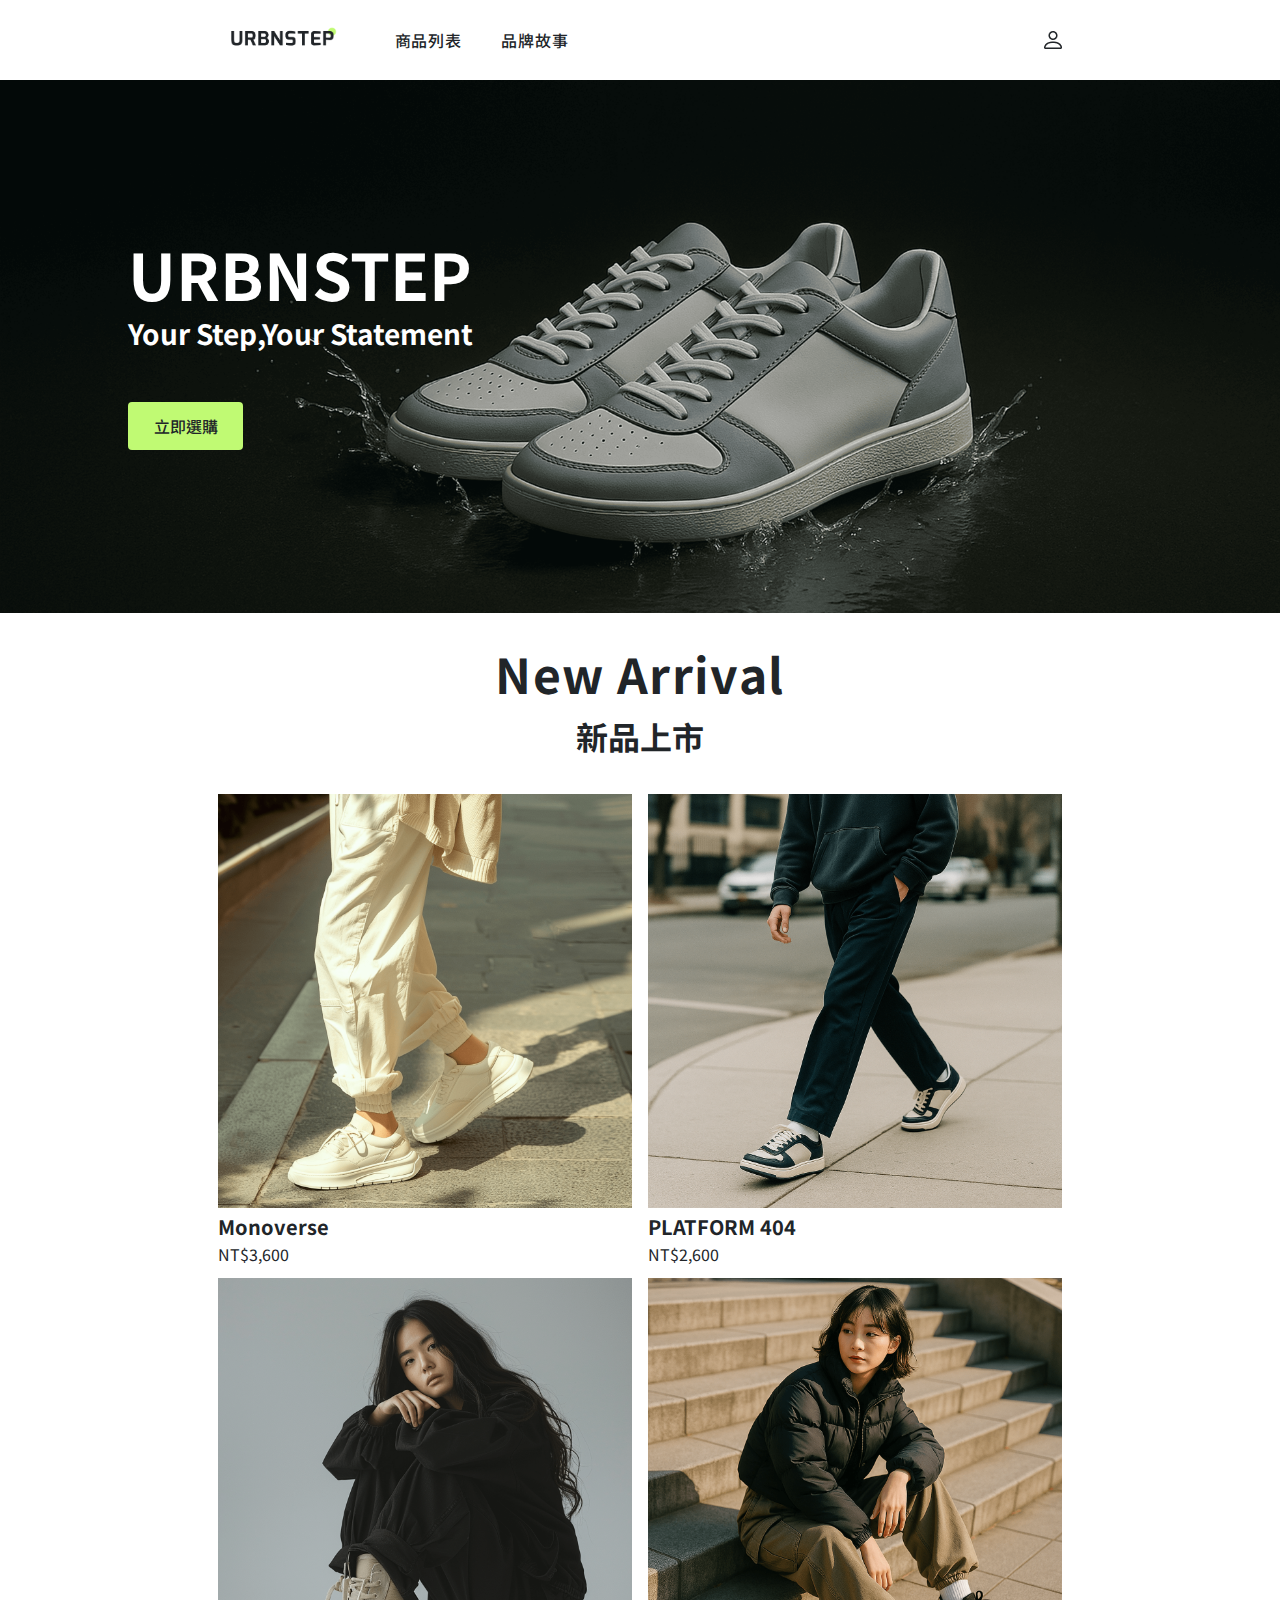
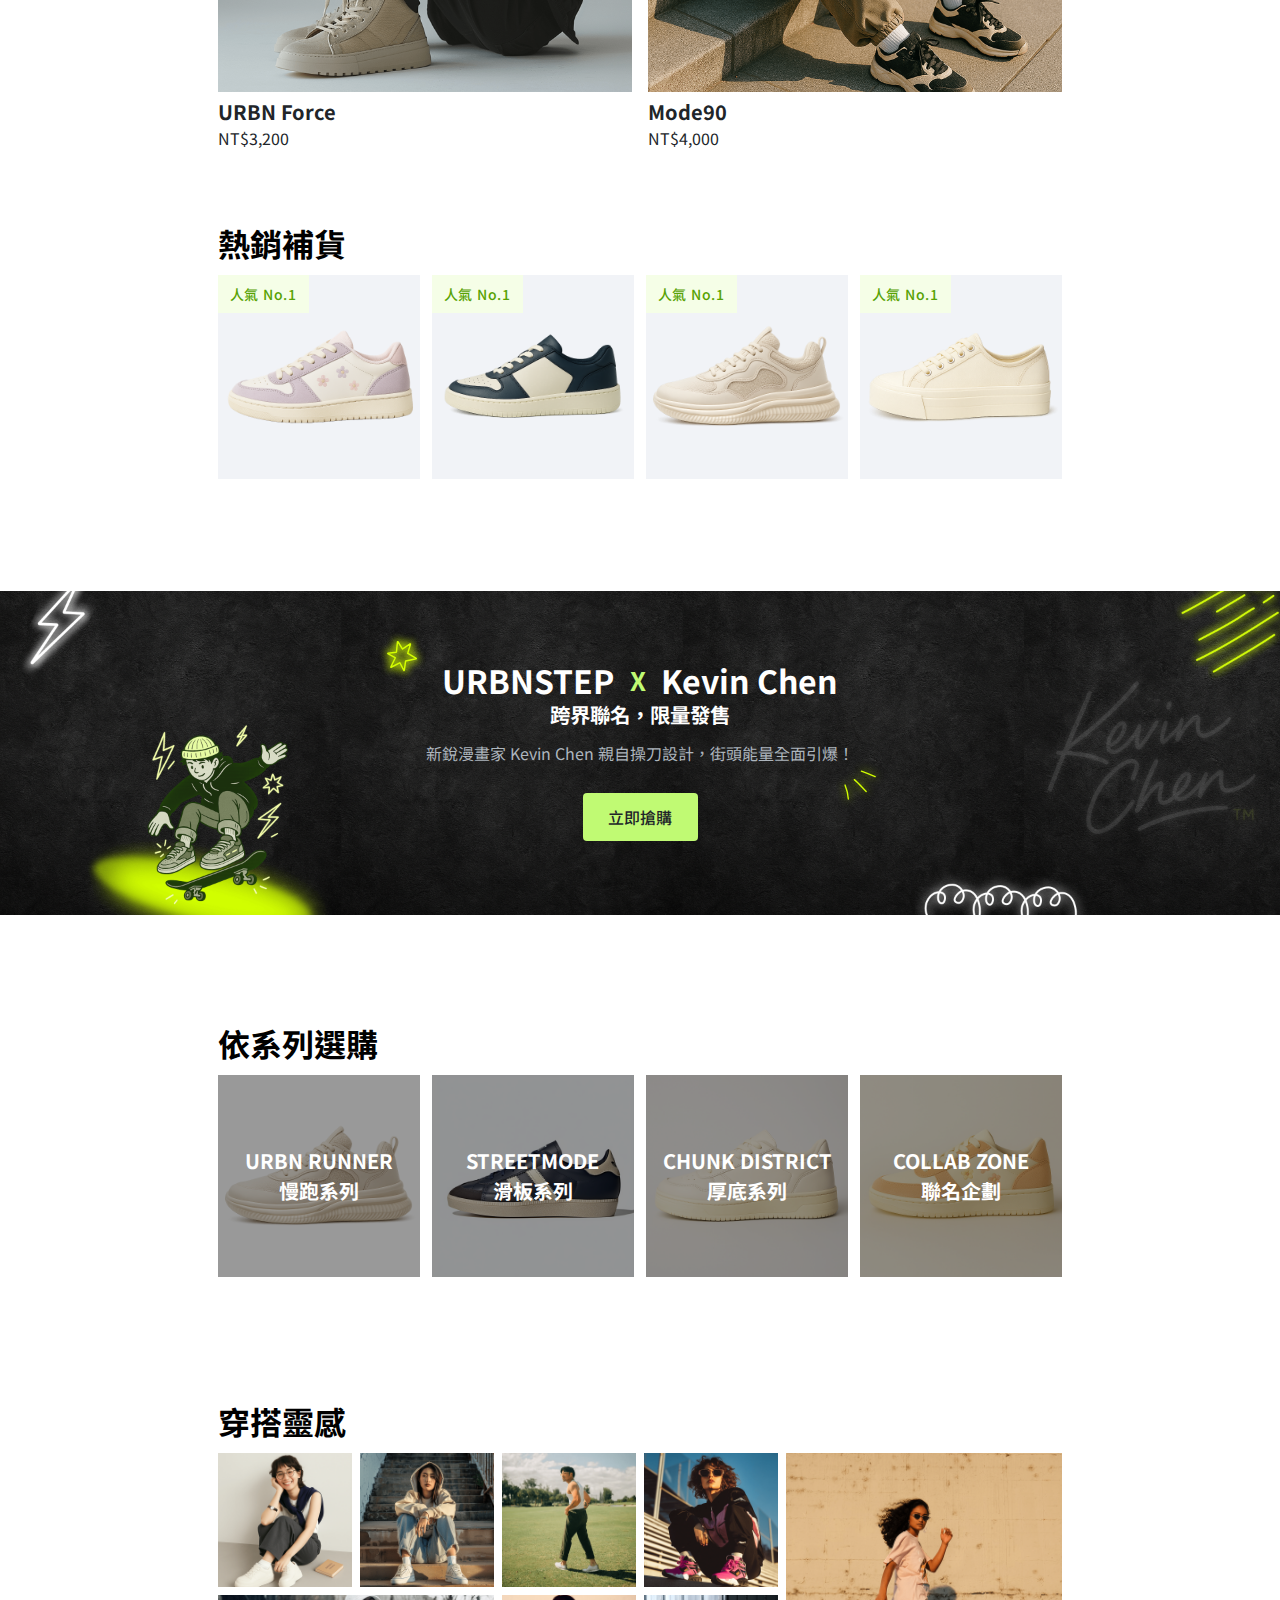
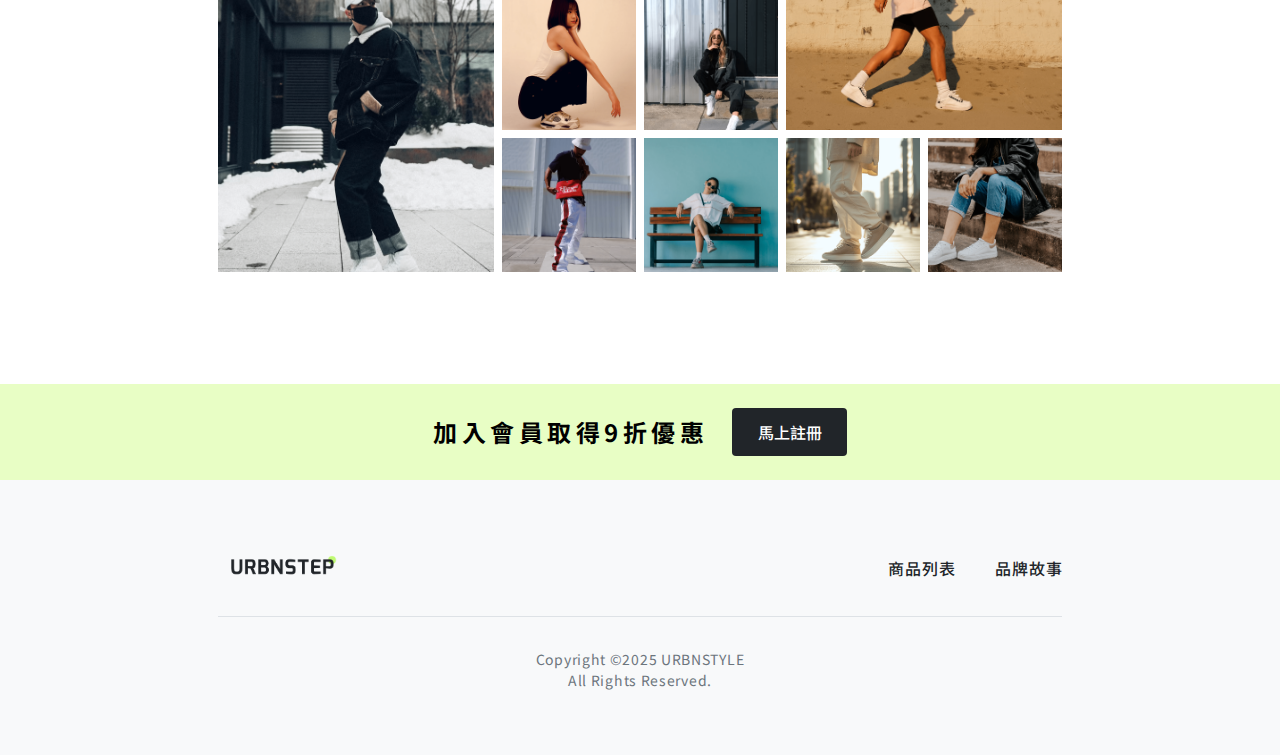
<file: index.html>
<!DOCTYPE html>
<html lang="en">
<head>
    <meta charset="UTF-8">
    <meta name="viewport" content="width=device-width, initial-scale=1.0">
    <title>首頁</title>
    <link rel="stylesheet" href="SCSS/main.css"> 
</head>
<body>
    <header class="Header">
        <div class="Navbar">
            <div class="Navbar_logo"><img src="Images/Logo.png">
            </div>
            <div class="Navbar_menu">
                <a href="#" target="_blank">商品列表</a>
                <a href="#" target="_blank">品牌故事</a>
            </div>
        </div>

        <div class="Header_login">
            <a href="login.html"><img src="./Images/icon-login.png" alt="註冊登入連結"></a>
        </div>
        
    </header>

    <div class="Navbar_mobile_menu">
        <a href="product-list.html" target="_blank" class="Navbar_mobile_menu_productList">商品列表</a>
        <a href="about.html" target="_blank" class="Navbar_mobile_menu_about">品牌故事</a>
    </div>

    <div class="HeroSection">
        <picture>
            <source media="(max-width:768px)" srcset="./Images\banner-sm.png">
            <img src="./Images/banner.png" alt="主視覺圖">
        </picture>
        
        <div class="HeroSection_content">
            <div class="HeroSection_title">URBNSTEP</div>
            <div class="HeroSection_slogan">Your Step,Your Statement</div>
            <button class="BtnPrimaryLargeDefaultTextOnly"><a href="product-list.html">立即選購</a></button>
        </div>
        
    </div>

    <div class="NewArrival">
        <div class="NewArrival_title">
            <h1>New Arrival</h1>
            <h2>新品上市</h2>
        </div>
        <div class="NewArrival_content">
            <button class="NewArrival_card">
                <img src="Images/new-1.png" alt="Monoverse">
                <div class="NewArrival_name">Monoverse</div>
                <div class="NewArrival_price">NT$3,600</div>
            </button>
            <button class="NewArrival_card">
                <img src="Images/new-2.png" alt="PLATFORM 404">
                <div class="NewArrival_name">PLATFORM 404</div>
                <div class="NewArrival_price">NT$2,600</div>
            </button>
            <button class="NewArrival_card">
                <img src="Images/new-3.png" alt="URBN Force">
                <div class="NewArrival_name">URBN Force</div>
                <div class="NewArrival_price">NT$3,200</div>
            </button>
            <button class="NewArrival_card">
                <img src="Images/new-4.png" alt="Mode90">
                <div class="NewArrival_name">Mode90</div>
                <div class="NewArrival_price">NT$4,000</div>
            </button>
        </div>
    </div>

    <div class="BestSales">
        <div class="BestSales_title">熱銷補貨</div>
        <div class="BestSales_content">
            <button class="BestSales_card">
                <img src="Images/Best-1.png">
                <div class="BestSales_card_lebal">人氣 No.1</div>
            </button>
            <button class="BestSales_card">
                <img src="Images/Best-2.png">
                <div class="BestSales_card_lebal">人氣 No.1</div>
            </button>
            <button class="BestSales_card">
                <img src="Images/Best-3.png">
                <div class="BestSales_card_lebal">人氣 No.1</div>
            </button>
            <button class="BestSales_card">
                <img src="Images/Best-4.png">
                <div class="BestSales_card_lebal">人氣 No.1</div>
            </button>
        </div>
    </div>

    <div class="Banner-Ad">
        <picture>
            <source media="(max-width:768px)" srcset="./Images\banner-co-branded-sm.png">
            <img src="Images/banner-co-branded.png">
        </picture>
        
        <div class="Banner-Ad_content">
            <picture>
                <img src="./Images/star.svg" class="Icon-Stars">
                <img src="./Images/sparkle.svg" class="Icon-Sparkle">
            </picture>
            <div class="Banner-Ad_title">
                <h2>URBNSTEP</h2>
                <p>X</p>
                <h2>Kevin Chen</h2>
            </div>
            <div class="Banner-Ad_subtitle">跨界聯名，限量發售</div>
            <div class="Banner-Ad_details">新銳漫畫家 Kevin Chen 親自操刀設計，街頭能量全面引爆！</div>
            <button class="BtnPrimaryLargeDefaultTextOnly"><a href="product-list.html">立即搶購</a>
            </button>
        </div>
        <ul class="indicators">
            <li></li>
            <li></li>
            <li></li>
            <li></li>
            <li></li> 
        </ul>
    </div>

    <div class="Series">
        <div class="Series_title">依系列選購</div>
        <div class="Series_content">
            <button class="Series_card">
                <div class="overlay"></div>
                <img src="./Images/Series-1.png" alt="URBN RUNNER慢跑系列">
                <div class="Series_name">
                    <h2>URBN RUNNER</h2>
                    <h3>慢跑系列</h3>
                </div>
            </button>
            <button class="Series_card">
                <div class="overlay"></div>
                <img src="./Images/Series-2.png" alt="STREETMODE滑板系列">
                <div class="Series_name">
                    <h2>STREETMODE</h2>
                    <h3>滑板系列</h3>
                </div>
            </button>
            <button class="Series_card">
                <div class="overlay"></div>
                <img src="./Images/Series-3.png" alt="CHUNK DISTRICT厚底系列">
                <div class="Series_name">
                    <h2>CHUNK DISTRICT</h2>
                    <h3>厚底系列</h3>
                </div>
            </button>
            <button class="Series_card">
                <div class="overlay"></div>
                <img src="./Images/Series-4.png" alt="COLLAB ZONE聯名企劃">
                <div class="Series_name">
                    <h2>COLLAB ZONE</h2>
                    <h3>聯名企劃</h3>
                </div>
            </button>
        </div>
    </div>

    <div class="Style">
        <div class="Style_title">穿搭靈感</div>
        <div class="Style_gallery">
            <img class="span-sm" src="./Images/inspiration-1.png" alt="">
            <img class="span-sm"src="./Images/inspiration-2.png" alt="">
            <img class="span-sm" src="./Images/inspiration-4.png" alt="">
            <img class="span-sm" src="./Images/inspiration-5.png" alt="">
            <img class="span-lg" src="./Images/inspiration-10.png" alt="">
            <img class="span-lg" src="./Images/inspiration-3.png" alt="">
            <img class="span-sm" src="./Images/inspiration-6.png" alt="">
            <img class="span-sm" src="./Images/inspiration-7.png" alt="">
            <img class="span-sm" src="./Images/inspiration-8.png" alt="">
            <img class="span-sm" src="./Images/inspiration-9.png" alt="">
            <img class="span-sm" src="./Images/inspiration-11.png" alt="">
            <img class="span-sm" src="./Images/inspiration-12.png" alt="">
        </div>
    </div>
    
    <div class="Banner-CTA">
        <div class="Banner-CTA_text">加入會員取得9折優惠</div>
        <button class="BtnNeutralLargeDefaultTextOnly"><a href="#" target="_blank">馬上註冊</a></button>
    </div>

    <div class="Footer">
        <div class="Footer_navbar">
            <div class="Footer_logo"><img src="./Images/Logo.png"></div>
            <div class="Footer_menu">
                <a href="product-list.html">商品列表</a>
                <a href="about.html">品牌故事</a></div>
            
        </div>
        <div class="Copyright">
            <p>Copyright ©2025 URBNSTYLE</p>
            <p>All Rights Reserved.</p>
        </div>
        
    </div>

</body>
</html>
</file>
<file: SCSS/main.css>
@charset "UTF-8";
@import url("https://fonts.googleapis.com/css2?family=Noto+Sans+TC:wght@100..900&display=swap");
/* http://meyerweb.com/eric/tools/css/reset/
v2.0 | 20110126
License: none (public domain)
*/
html, body, div, span, applet, object, iframe,
h1, h2, h3, h4, h5, h6, p, blockquote, pre,
a, abbr, acronym, address, big, cite, code,
del, dfn, em, img, ins, kbd, q, s, samp,
small, strike, strong, sub, sup, tt, var,
b, u, i, center,
dl, dt, dd, ol, ul, li,
fieldset, form, label, legend,
table, caption, tbody, tfoot, thead, tr, th, td,
article, aside, canvas, details, embed,
figure, figcaption, footer, header, hgroup,
menu, nav, output, ruby, section, summary,
time, mark, audio, video {
  margin: 0;
  padding: 0;
  border: 0;
  font-size: 100%;
  font: inherit;
  vertical-align: baseline;
}

/* HTML5 display-role reset for older browsers */
article, aside, details, figcaption, figure,
footer, header, hgroup, menu, nav, section {
  display: block;
}

body {
  line-height: 1;
}

ol, ul {
  list-style: none;
}

blockquote, q {
  quotes: none;
}

blockquote:before, blockquote:after,
q:before, q:after {
  content: "";
  content: none;
}

table {
  border-collapse: collapse;
  border-spacing: 0;
}

button {
  background: none;
  border: none;
  padding: 0;
  font: inherit;
  color: inherit;
  cursor: pointer;
}

.BtnPrimaryLargeDefaultTextOnly {
  width: 115px;
  height: 48px;
  background-color: #C0FA73;
  padding-top: 12px;
  padding-right: 24px;
  padding-bottom: 12px;
  padding-left: 24px;
  border-radius: 4px;
}
.BtnPrimaryLargeDefaultTextOnly a {
  text-decoration: none;
  color: #212529;
  font-weight: 500;
}
.BtnPrimaryLargeDefaultTextOnly:hover a {
  color: #477A11;
}

.BtnNeutralLargeDefaultTextOnly {
  width: 115px;
  height: 48px;
  background-color: #212529;
  padding-top: 12px;
  padding-right: 24px;
  padding-bottom: 12px;
  padding-left: 24px;
  border-radius: 4px;
}
.BtnNeutralLargeDefaultTextOnly a {
  text-decoration: none;
  color: #FFFFFF;
  font-weight: 500;
}
.BtnNeutralLargeDefaultTextOnly:hover {
  background-color: #495057;
}

@media (max-width: 768px) {
  .BtnNeutralLargeDefaultTextOnly {
    width: 99px;
    height: 40px;
    padding: 8px 16px;
  }
}
.Breadcrumb a {
  text-decoration: none;
  color: #6C757D;
  font-weight: 500;
  line-height: 1.5;
  letter-spacing: 0.8px;
}
.Breadcrumb a::before {
  content: "/";
  margin: 0 12px;
  color: #DEE2E6;
}
.Breadcrumb a:first-child::before {
  content: none;
}
.Breadcrumb a:hover, .Breadcrumb a:active {
  color: #212529;
}

.SideMenu {
  width: 17%;
  min-width: 172px;
  display: flex;
  flex-direction: column;
}
.SideMenu a {
  display: inline-flex;
  height: 48px;
  align-items: center;
  color: #212529;
  text-decoration: none;
  font-weight: 500;
  letter-spacing: 0.8px;
}
.SideMenu a:hover {
  color: #57A203;
}

@media (max-width: 768px) {
  .SideMenu {
    display: none;
  }
}
.ProcdutsContent {
  display: flex;
  flex-direction: column;
  width: 83%;
  max-width: 1076px;
}
.ProcdutsContent .PageBtns {
  width: 336px;
  height: 40px;
  display: flex;
  justify-content: center;
  margin-left: auto;
  margin-right: auto;
  margin-top: 48px;
}
.ProcdutsContent .PageBtns button {
  width: 20%;
  max-width: 40px;
  color: #212529;
  font-weight: 500;
}
.ProcdutsContent .PageBtns button:hover, .ProcdutsContent .PageBtns button:active {
  background-color: #C0FA73;
}
.ProcdutsContent .PageBtns .PageJumping {
  position: relative;
  display: inline-flex;
}
.ProcdutsContent .PageBtns .PageJumping .PageJumpingBtn {
  width: 100%;
}
.ProcdutsContent .PageBtns .PageJumping .PageJumpingMenu {
  display: none;
  position: absolute;
  width: 100%;
  bottom: 10%;
  z-index: 10;
  background-color: white;
}
.ProcdutsContent .PageBtns .PageJumping .PageJumpingMenu.open {
  display: block;
  border: 1px solid #C0FA73;
}
.ProcdutsContent .PageBtns .PageJumping .PageJumpingMenu button {
  width: 100%;
}

.Header {
  width: 66%;
  max-width: 1267.2px;
  margin-left: auto;
  margin-right: auto;
  height: 80px;
  display: flex;
  justify-content: space-between;
  align-items: center;
}
.Header .Navbar {
  width: 351px;
  display: flex;
  justify-content: space-between;
}
.Header .Navbar .Navbar_logo {
  width: 129px;
  height: -moz-fit-content;
  height: fit-content;
}
.Header .Navbar .Navbar_logo img {
  width: 100%;
  height: 100%;
  -o-object-position: center;
     object-position: center;
}
.Header .Navbar .Navbar_menu {
  width: 174px;
  align-items: center;
  display: flex;
  justify-content: space-between;
  letter-spacing: 0.8px;
}
.Header .Navbar .Navbar_menu a {
  display: block;
  color: #212529;
  font-weight: 500;
  text-decoration: none;
}

.Navbar_mobile_menu {
  display: none;
}

@media (max-width: 768px) {
  .Header {
    max-width: 786px;
    min-width: 375px;
    padding-left: 3%;
    padding-right: 3%;
    height: 120px;
  }
  .Header .Navbar .Navbar_menu {
    display: none;
  }
  .Navbar_mobile_menu {
    display: block;
    display: flex;
    align-items: center;
    min-width: 375px;
  }
  .Navbar_mobile_menu a {
    display: block;
    background-color: #E8FEC5;
    min-height: 48px;
    padding-top: 12px;
    padding-bottom: 12px;
    height: 100%;
    text-decoration: none;
    width: 50%;
    text-align: center;
    color: #212529;
    font-weight: 500;
  }
  .Navbar_mobile_menu .Navbar_mobile_menu_about {
    background-color: #F5FEE7;
  }
}
*, *::before, *::after {
  box-sizing: border-box;
}

body {
  width: 100%;
  font-family: "Noto Sans TC", sans-serif;
}

.HeroSection {
  width: 100%;
  max-width: 1920px;
  margin-left: auto;
  margin-right: auto;
  max-height: 800px;
  display: flex;
  flex-direction: column;
  justify-content: center;
  margin-bottom: 32px;
}
.HeroSection img {
  display: block;
  width: 100%;
  height: auto;
  max-height: 800px;
  position: relative;
  z-index: 0;
}
.HeroSection .HeroSection_content {
  position: absolute;
  height: 223px;
  z-index: 1;
  margin-left: 10%;
}
.HeroSection .HeroSection_content .HeroSection_title {
  max-width: 586px;
  color: white;
  font-size: 64px;
  font-weight: bold;
  line-height: 1.2;
}
.HeroSection .HeroSection_content .HeroSection_slogan {
  max-width: 586px;
  color: white;
  font-size: 28px;
  font-weight: 700;
  line-height: 1.5;
  margin-bottom: 48px;
}

@media (max-width: 768px) {
  .HeroSection {
    margin-bottom: 40px;
    min-width: 375px;
  }
  .HeroSection img {
    width: 100%;
    height: 100%;
    -o-object-fit: cover;
       object-fit: cover;
    -o-object-position: center;
       object-position: center;
  }
  .HeroSection .HeroSection_content .HeroSection_title {
    font-size: 48px;
  }
  .HeroSection .HeroSection_content .HeroSection_slogan {
    font-size: 20px;
  }
}
.NewArrival {
  width: 66%;
  max-width: 1267.2px;
  margin-left: auto;
  margin-right: auto;
  color: #212529;
}
.NewArrival .NewArrival_title {
  text-align: center;
  margin-bottom: 5%;
}
.NewArrival .NewArrival_title h1 {
  font-size: 48px;
  font-weight: bold;
  margin-bottom: 2%;
}
.NewArrival .NewArrival_title h2 {
  font-size: 32px;
  font-weight: bold;
}
.NewArrival .NewArrival_content {
  width: 100%;
  margin-left: auto;
  margin-right: auto;
  display: flex;
  justify-content: space-between;
  flex-wrap: wrap;
}
.NewArrival .NewArrival_content .NewArrival_card {
  width: 49%;
  margin-bottom: 2%;
  text-align: left;
}
.NewArrival .NewArrival_content .NewArrival_card img {
  width: 100%;
  height: auto;
  margin-bottom: 2%;
}
.NewArrival .NewArrival_content .NewArrival_card .NewArrival_name {
  font-size: 20px;
  font-weight: bold;
  margin-bottom: 2%;
}
.NewArrival .NewArrival_content .NewArrival_card .NewArrival_price {
  font-size: 16px;
}
.NewArrival .NewArrival_content .NewArrival_card:hover img, .NewArrival .NewArrival_content .NewArrival_card:active img {
  opacity: 80%;
}

@media (max-width: 768px) {
  .NewArrival {
    max-width: 786px;
    min-width: 375px;
    padding-left: 3%;
    padding-right: 3%;
  }
}
.BestSales {
  width: 66%;
  max-width: 1267.2px;
  min-width: 375px;
  margin-left: auto;
  margin-right: auto;
  padding-top: 64px;
  padding-bottom: 64px;
}
.BestSales .BestSales_title {
  font-size: 32px;
  font-weight: 700;
  margin-bottom: 16px;
}
.BestSales .BestSales_content {
  display: flex;
  justify-content: space-between;
}
.BestSales .BestSales_content .BestSales_card {
  width: 24%;
  position: relative;
  background-color: #F1F3F7;
}
.BestSales .BestSales_content .BestSales_card img {
  width: 100%;
  height: 100%;
  -o-object-fit: contain;
     object-fit: contain;
  -o-object-position: center;
     object-position: center;
}
.BestSales .BestSales_content .BestSales_card .BestSales_card_lebal {
  position: absolute;
  top: 0;
  left: 0;
  background-color: #F5FEE7;
  padding: 6%;
  font-size: 14px;
  color: #57A203;
  font-weight: 500;
  letter-spacing: 0.7px;
}
.BestSales .BestSales_content .BestSales_card:hover, .BestSales .BestSales_content .BestSales_card:active {
  background-color: rgba(241, 243, 247, 0.7);
}
.BestSales .BestSales_content .BestSales_card:hover img, .BestSales .BestSales_content .BestSales_card:active img {
  opacity: 70%;
}

@media (max-width: 768px) {
  .BestSales {
    max-width: 768px;
    min-width: 375px;
    padding-left: 3%;
  }
  .BestSales .BestSales_content {
    overflow-x: auto;
    overflow-y: hidden;
    gap: 12px;
    scroll-snap-type: x mandatory;
    scroll-behavior: smooth;
    scrollbar-width: none;
  }
  .BestSales .BestSales_content .BestSales_card {
    min-width: 300px;
    min-height: 300px;
  }
}
.Banner-Ad {
  width: 100%;
  max-width: 1920px;
  min-width: 375px;
  max-height: 470px;
  margin-top: 48px;
  margin-bottom: 48px;
  margin-left: auto;
  margin-right: auto;
  display: flex;
  justify-content: center;
  align-items: center;
  position: relative;
}
.Banner-Ad img {
  position: relative;
  display: block;
  width: 100%;
  height: 100%;
  -o-object-fit: cover;
     object-fit: cover;
  z-index: 0;
}
.Banner-Ad .Banner-Ad_content {
  position: absolute;
  z-index: 1;
  max-width: 1267.2px;
  display: flex;
  flex-direction: column;
  justify-content: center;
  align-items: center;
}
.Banner-Ad .Banner-Ad_content picture .Icon-Stars {
  width: 48px;
  height: 48px;
  -o-object-fit: cover;
     object-fit: cover;
  display: block;
  position: absolute;
  top: -32px;
  left: -48px;
  z-index: 1;
}
.Banner-Ad .Banner-Ad_content picture .Icon-Sparkle {
  width: 48px;
  height: 48px;
  -o-object-fit: cover;
     object-fit: cover;
  display: block;
  position: absolute;
  bottom: 32px;
  right: -30px;
  z-index: 1;
}
.Banner-Ad .Banner-Ad_content .Banner-Ad_title {
  display: flex;
  font-size: clamp(24px, 2.5vw, 48px);
  font-weight: 700;
  justify-content: space-between;
  align-items: center;
  margin-bottom: 2%;
}
.Banner-Ad .Banner-Ad_content .Banner-Ad_title h2 {
  color: white;
}
.Banner-Ad .Banner-Ad_content .Banner-Ad_title p {
  color: #C0FA73;
  margin-left: 1.2vw;
  margin-right: 1.2vw;
  font-size: clamp(20px, 2vw, 40px);
}
.Banner-Ad .Banner-Ad_content .Banner-Ad_subtitle {
  color: white;
  font-size: clamp(20px, 1.6vw, 32px);
  font-weight: 700;
  margin-bottom: 1.6vw;
}
.Banner-Ad .Banner-Ad_content .Banner-Ad_details {
  color: #ADB5BD;
  font-size: clamp(16px, 1vw, 20px);
  font-weight: 400;
  margin-bottom: 2.5vw;
}
.Banner-Ad .indicators {
  width: 88px;
  height: 8px;
  display: flex;
  justify-content: space-between;
  position: absolute;
  z-index: 1;
  bottom: 5%;
}
.Banner-Ad .indicators button {
  width: 8px;
  height: 8px;
  background-color: #CED4DA;
  border-radius: 100px;
}
.Banner-Ad .indicators button:hover, .Banner-Ad .indicators button:active {
  width: 24px;
  background-color: #6C757D;
}

@media (max-width: 768px) {
  .Banner-Ad {
    max-width: 768px;
    min-width: 375px;
    width: 100%;
    max-height: 450px;
    overflow: hidden;
  }
  .Banner-Ad img {
    width: 100%;
    height: 100%;
    -o-object-fit: cover;
       object-fit: cover;
  }
  .Banner-Ad .Banner-Ad_content {
    min-width: 351px;
    padding-left: 3%;
    padding-right: 3%;
  }
  .Banner-Ad .Banner-Ad_content picture .Icon-Stars {
    left: -20px;
    top: -30px;
  }
  .Banner-Ad .Banner-Ad_content picture .Icon-Sparkle {
    right: -20px;
  }
  .Banner-Ad .Banner-Ad_content .Banner-Ad_title {
    flex-direction: column;
    height: 126px;
  }
  .Banner-Ad .Banner-Ad_content .Banner-Ad_title h2 {
    font-size: 32px;
  }
  .Banner-Ad .Banner-Ad_content .Banner-Ad_title p {
    font-size: 28px;
    margin-top: 8px;
    margin-bottom: 8px;
  }
  .Banner-Ad .Banner-Ad_content .Banner-Ad_subtitle {
    font-size: 20px;
    margin-top: 16px;
  }
  .Banner-Ad .Banner-Ad_content .Banner-Ad_details {
    width: 100%;
    max-width: 351px;
    font-size: 16px;
    line-height: 150%;
    text-align: center;
    padding: 0 8%;
    margin-bottom: 32px;
  }
}
.Series {
  width: 66%;
  max-width: 1267.2px;
  min-width: 375px;
  margin-left: auto;
  margin-right: auto;
  padding-top: 64px;
  padding-bottom: 64px;
}
.Series .Series_title {
  font-size: 32px;
  font-weight: 700;
  margin-bottom: 16px;
}
.Series .Series_content {
  display: flex;
  justify-content: space-between;
}
.Series .Series_content .Series_card {
  width: 24%;
  position: relative;
  display: flex;
  justify-content: center;
  align-items: center;
}
.Series .Series_content .Series_card .overlay {
  width: 100%;
  height: 100%;
  background: rgba(0, 0, 0, 0.4);
  position: absolute;
  z-index: 1;
}
.Series .Series_content .Series_card img {
  width: 100%;
  height: 100%;
  -o-object-fit: contain;
     object-fit: contain;
  -o-object-position: center;
     object-position: center;
}
.Series .Series_content .Series_card .Series_name {
  text-align: center;
  position: absolute;
  z-index: 2;
  color: white;
  font-size: clamp(20px, 1.2vw, 24px);
  font-weight: 700;
  line-height: 1.5;
}
.Series .Series_content .Series_card:hover h2, .Series .Series_content .Series_card:active h2 {
  color: #C0FA73;
}

@media (max-width: 768px) {
  .Series {
    max-width: 768px;
    min-width: 375px;
    padding-left: 3%;
    padding-right: 3%;
  }
  .Series .Series_title {
    font-size: 24px;
  }
  .Series .Series_content {
    width: 100%;
    min-width: 351px;
    flex-wrap: wrap;
  }
  .Series .Series_content .Series_card {
    width: 49%;
    margin-bottom: 2%;
  }
  .Series .Series_content .Series_card .Series_name {
    font-size: 16px;
  }
}
.Style {
  width: 66%;
  max-width: 1267.2px;
  margin-left: auto;
  margin-right: auto;
  padding-top: 64px;
  padding-bottom: 64px;
}
.Style .Style_title {
  font-size: 32px;
  font-weight: 700;
  margin-bottom: 16px;
}
.Style .Style_gallery {
  display: grid;
  grid-template-columns: repeat(6, 1fr); /*6欄網格*/
  grid-auto-rows: auto;
  gap: 8px;
}
.Style .Style_gallery img {
  width: 100%;
  height: 100%;
  -o-object-fit: contain;
     object-fit: contain;
  display: block;
}
.Style .Style_gallery .span-sm {
  grid-column: span 1;
  grid-row: span 1;
}
.Style .Style_gallery .span-lg {
  grid-column: span 2;
  grid-row: span 2;
}

@media (max-width: 768px) {
  .Style {
    max-width: 768px;
    min-width: 375px;
    padding-left: 3%;
    padding-bottom: 40px;
  }
  .Style .Style_title {
    font-size: 24px;
  }
  .Style .Style_gallery {
    display: flex;
    overflow-x: auto;
    overflow-y: hidden;
    gap: 16px;
    scroll-snap-type: X mandatory;
    scroll-behavior: smooth;
    scrollbar-width: none;
  }
  .Style .Style_gallery img {
    width: 300px;
    height: 300px;
  }
}
.Banner-CTA {
  margin-top: 48px;
  width: 100%;
  max-width: 1920px;
  margin-left: auto;
  margin-right: auto;
  height: 96px;
  background-color: #E8FEC5;
  display: flex;
  justify-content: center;
  align-items: center;
}
.Banner-CTA .Banner-CTA_text {
  margin-right: 24px;
  font-weight: 700;
  font-size: 24px;
  letter-spacing: 4.5px;
}

@media (max-width: 768px) {
  .Banner-CTA {
    min-width: 375px;
    margin-top: 24px;
    height: 88px;
  }
  .Banner-CTA .Banner-CTA_text {
    font-size: 20px;
    letter-spacing: 1px;
    margin-right: 16px;
  }
}
/*以下是product-list頁面的樣式*/
main {
  width: 66%;
  max-width: 1267.2px;
  margin: 0 auto;
}

@media (max-width: 768px) {
  main {
    width: 100%;
    padding: 0 auto;
    padding: 0 3%;
  }
}
h1 {
  font-size: 28px;
  font-weight: 700;
  line-height: 1.2;
  letter-spacing: 1.4px;
  margin-top: 24px;
  margin-bottom: 24px;
}

.ProductListContainer {
  display: flex;
  width: 100%;
  justify-content: space-between;
}
.ProductListContainer .ProductList {
  width: 100%;
  max-width: 1076px;
  min-width: 351px;
  margin: 0 auto;
  display: grid;
  grid-template-columns: repeat(3, 1fr);
  gap: 24px;
  grid-auto-rows: auto;
}
.ProductListContainer .ProductList .ProductCard a {
  text-decoration: none;
  color: #212529;
  letter-spacing: 0.8px;
  line-height: 1.5;
}
.ProductListContainer .ProductList .ProductCard img {
  width: 100%;
  height: 100%;
  -o-object-fit: contain;
     object-fit: contain;
  background-color: #F1F3F7;
}
.ProductListContainer .ProductList .ProductCard figcaption {
  text-align: left;
}
.ProductListContainer .ProductList .ProductCard figcaption .ProductName {
  font-weight: 700;
}

@media (max-width: 768px) {
  .ProductListContainer {
    max-width: 375px;
  }
  .ProductListContainer .ProcdutsContent {
    width: 100%;
  }
  .ProductListContainer .ProcdutsContent .ProductList {
    width: 100%;
    grid-template-columns: repeat(2, 1fr);
    gap: 12px;
  }
}
.Footer {
  width: 100%;
  max-width: 1920px;
  margin-left: auto;
  margin-right: auto;
  height: -moz-fit-content;
  height: fit-content;
  padding-top: 64px;
  padding-bottom: 64px;
  display: flex;
  flex-direction: column;
  justify-content: space-between;
  align-items: center;
  background-color: #F8F9FA;
}
.Footer .Footer_navbar {
  width: 66%;
  height: -moz-fit-content;
  height: fit-content;
  display: flex;
  justify-content: space-between;
  align-items: center;
  margin-bottom: 24px;
}
.Footer .Footer_navbar .Footer_logo {
  width: 129px;
  height: 46px;
}
.Footer .Footer_navbar .Footer_logo img {
  width: 100%;
  height: 100%;
  -o-object-position: center;
     object-position: center;
}
.Footer .Footer_navbar .Footer_menu {
  width: 174px;
  height: -moz-fit-content;
  height: fit-content;
  padding-top: 16px;
  padding-bottom: 16px;
  display: flex;
  justify-content: space-between;
  align-items: center;
}
.Footer .Footer_navbar .Footer_menu a {
  text-decoration: none;
  color: #212529;
  letter-spacing: 0.8px;
  font-weight: 500;
}
.Footer .Copyright {
  width: 66%;
  margin-left: auto;
  margin-right: auto;
  color: #6C757D;
  font-size: 14px;
  font-weight: 400;
  border-top: 1px solid #DEE2E6;
  text-align: center;
  padding-top: 32px;
  line-height: 1.5;
  letter-spacing: 0.7px;
}

@media (max-width: 768px) {
  .Footer {
    max-width: 768px;
    min-width: 375px;
    padding: 32px 3%;
  }
  .Footer .Footer_navbar {
    min-width: 351px;
    flex-direction: column;
    align-items: baseline;
  }
  .Footer .Footer_navbar .Footer_logo {
    height: 54px;
  }
  .Footer .Footer_navbar .Footer_logo img {
    -o-object-fit: cover;
       object-fit: cover;
    -o-object-position: center;
       object-position: center;
    width: 100%;
    height: 100%;
    max-height: 46px;
  }
  .Footer .Footer_navbar .Footer_menu {
    width: 100%;
    display: flex;
    flex-direction: column;
    align-items: baseline;
    justify-content: center;
    padding: 0 12px;
    height: 100px;
    margin-top: 20px;
  }
  .Footer .Footer_navbar .Footer_menu a {
    display: inline-block;
    height: 48px;
    text-align: left;
  }
}/*# sourceMappingURL=main.css.map */
</file>
